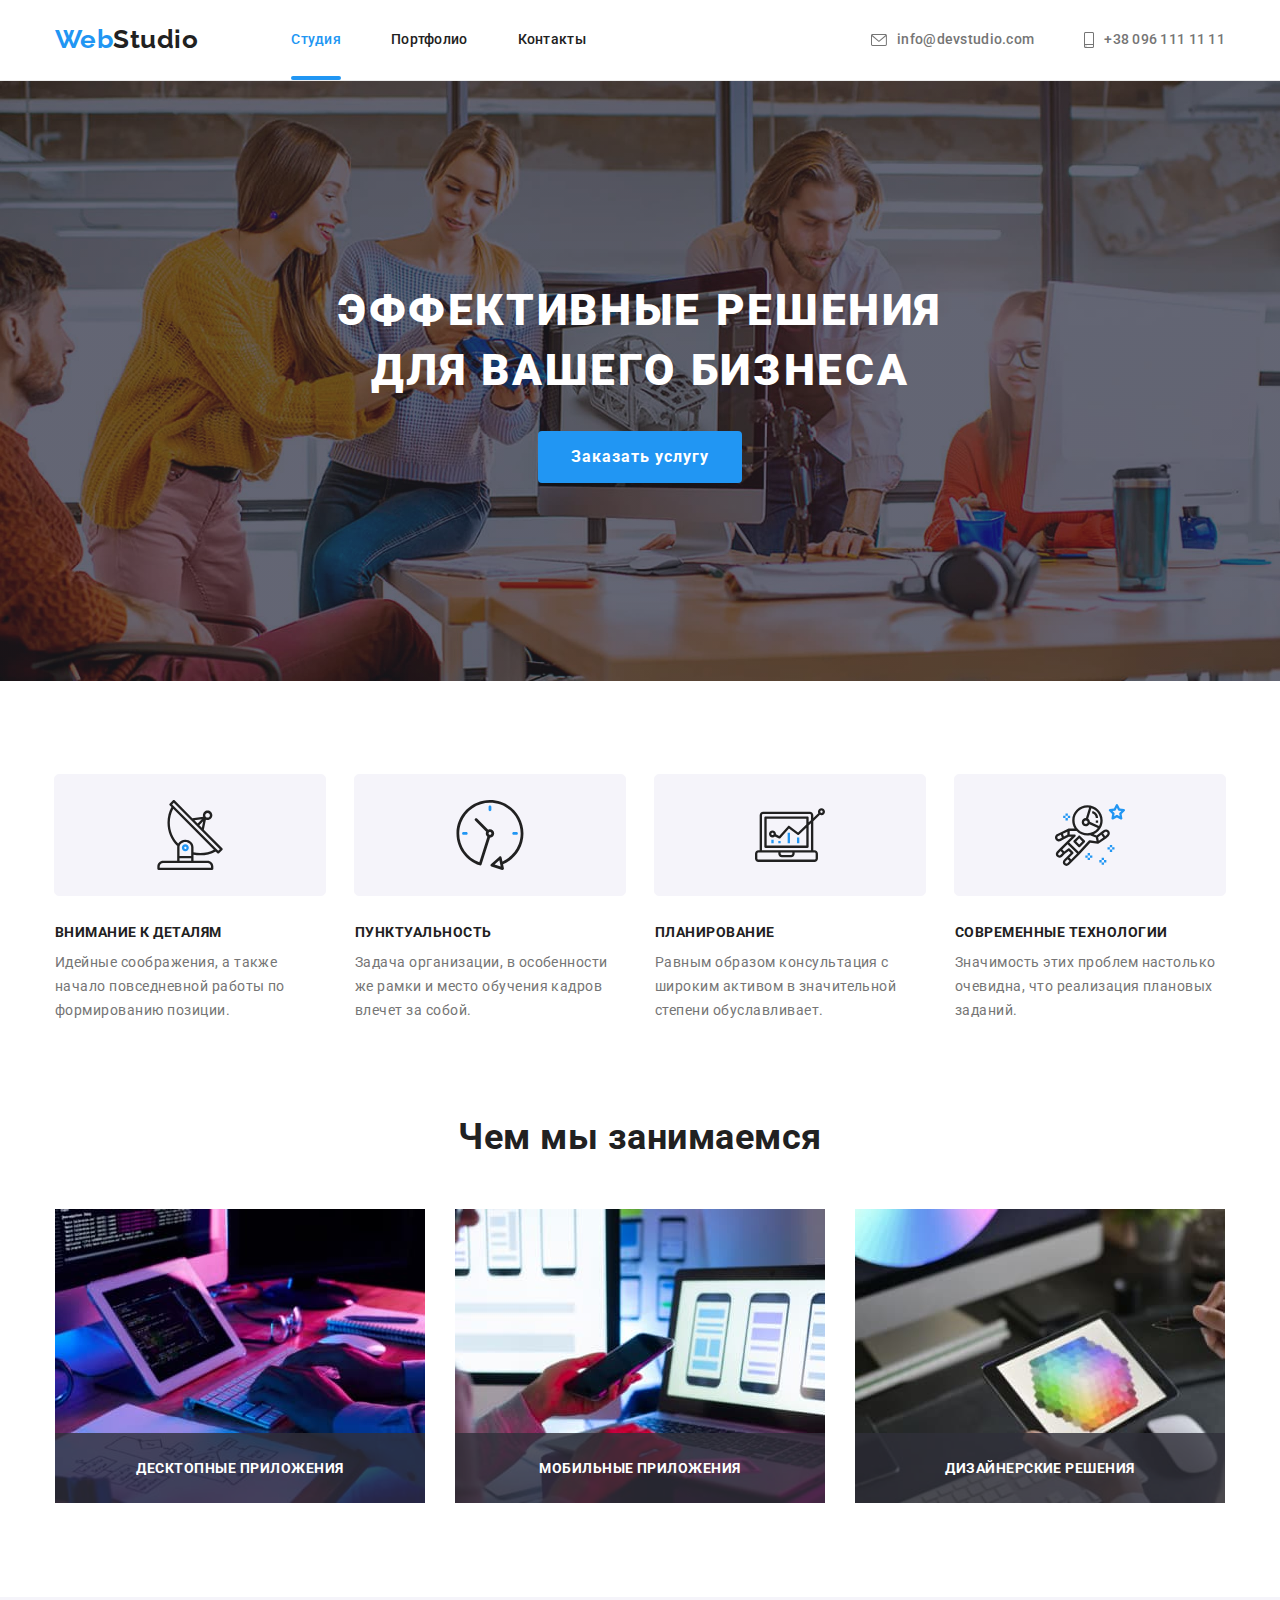
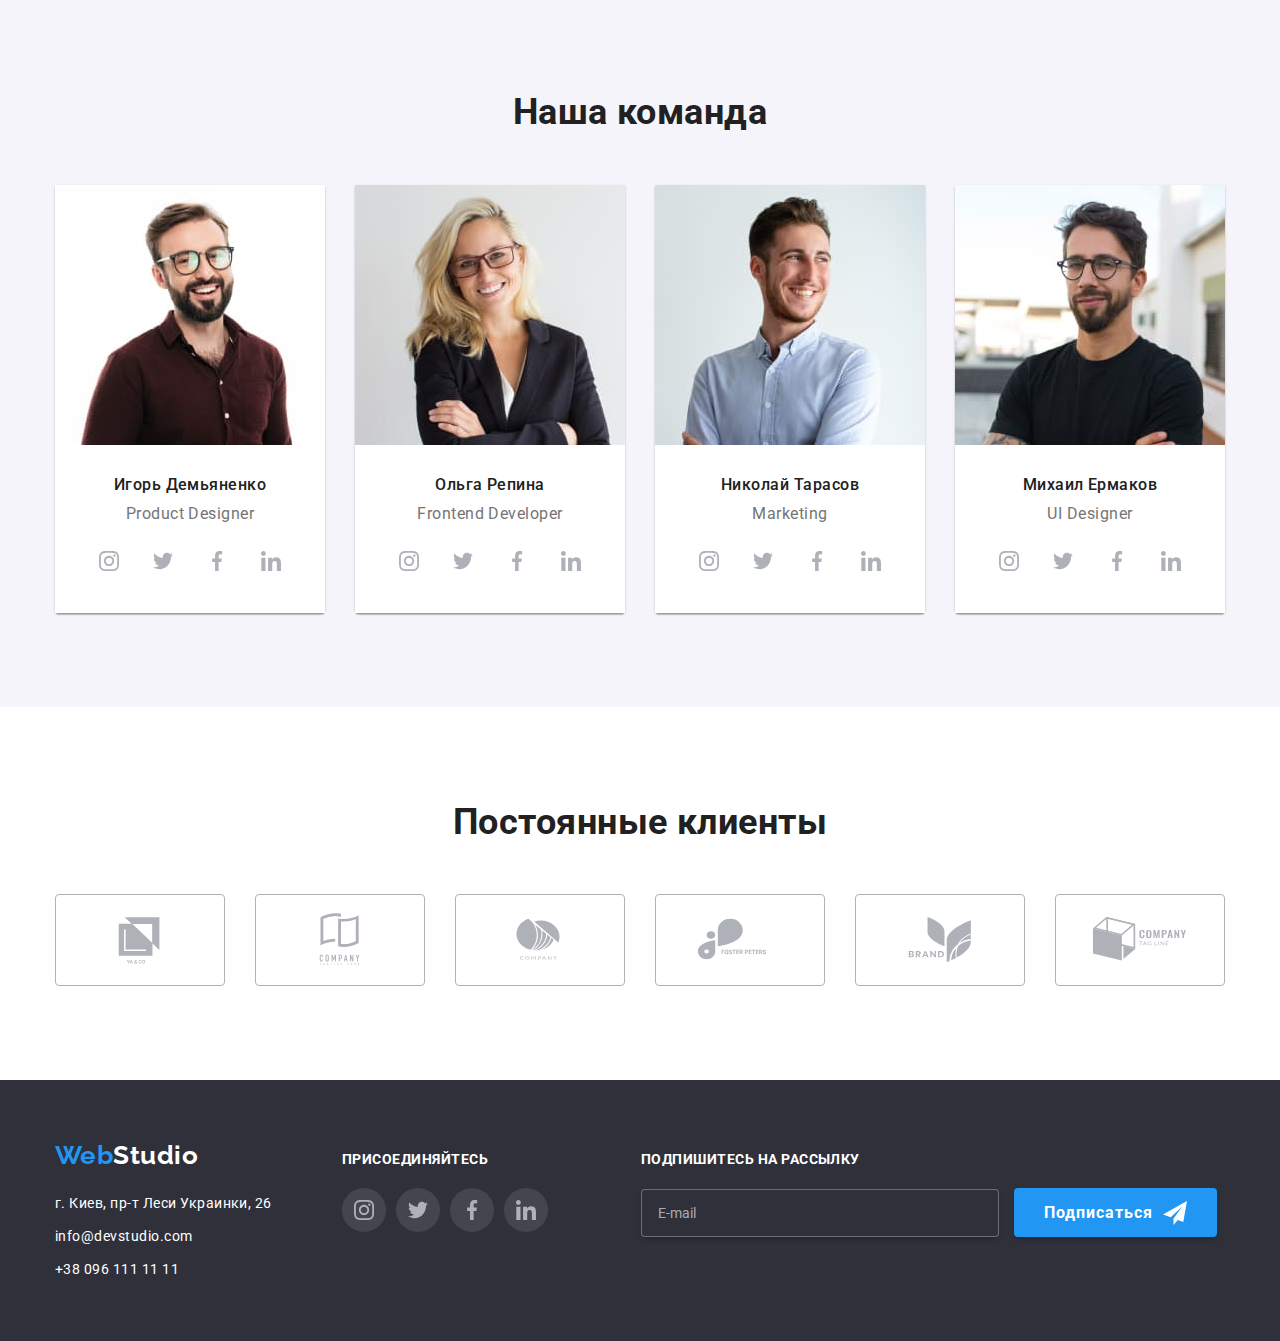
<file: index.html>
<!DOCTYPE html>
<html lang="ru">
    <head>
        <meta charset="UTF-8" />
        <meta name="viewport" content="width=device-width, initial-scale=1.0" />
        <title>Document</title>
        <link rel="preconnect" href="https://fonts.gstatic.com" crossorigin>
        <link href="https://fonts.googleapis.com/css2?family=Raleway:wght@700&family=Roboto:wght@400;500;700;900&display=swap" rel="stylesheet">
        <link rel="stylesheet" href="https://cdnjs.cloudflare.com/ajax/libs/modern-normalize/1.1.0/modern-normalize.min.css">
        <link rel="stylesheet" href="./css/main.min.css"/>
    </head>

    <body>
        <header class="page-header">
            <div class="container page-header__container">
                <nav class="main-nav">
                    <a href="index.html" class="logo">Web<span class="logo__accent">Studio</span></a>
                    <ul class="site-nav list">
                        <li class="site-nav__item"><a href="./index.html" class="site-nav__link site-nav__link--current">Студия</a></li>
                        <li class="site-nav__item"><a href="./portfolio.html" class="site-nav__link">Портфолио</a></li>
                        <li class="site-nav__item"><a href="" class="site-nav__link">Контакты</a></li>
                    </ul>
                </nav>
                <ul class="contact-nav list">
                    <li class="contact-nav__item"><a href="mailto:info@devstudio.com" class="contact-nav__link">
                        <svg class="contact-nav__icon" width="16px" height="12px">
                        <use href="./images/symbol-defs.svg#icon-envelope"></use></svg>info@devstudio.com</a>
                    </li>
                    <li class="contact-nav__item"><a href="tel:+380961111111" class="contact-nav__link"><svg class="contact-nav__icon" width="10px" height="16px">
                        <use href="./images/symbol-defs.svg#icon-smartphone"></use></svg>+38 096 111 11 11</a>
                    </li>
                </ul>      
            </div>
        </header>

        <main>
            <!--Hero-->
            <section class="hero overlay">
                <div class="container">
                    <h1 class="hero__title">Эффективные решения<br> для вашего бизнеса</h1>
                    <button type="button" class="button hero__button" data-modal-open>Заказать услугу</button>
                </div>
                
            </section>

            <!--Features-->            
            <section class="section">
                <div class="container">
                    <h2 class="hidden">Наши преимущества</h2>
                    <ul class="features">
                        <li class="features__item">
                            <div class="features__box">
                                <svg class="features__icon"> 
                                    <use href="./images/symbol-defs.svg#icon-antenna"></use>
                                </svg>
                            </div>
                            <h3 class="features__title">Внимание к деталям</h3>
                            <p class="features__text">Идейные соображения, а также начало повседневной работы по формированию позиции.</p>
                        </li>
                        <li class="features__item">
                            <div class="features__box">
                                <svg class="features__icon">
                                    <use href="./images/symbol-defs.svg#icon-clock"></use>
                                </svg>
                            </div>
                            <h3 class="features__title">Пунктуальность</h3>
                            <p class="features__text">Задача организации, в особенности же рамки и место обучения кадров влечет за собой.</p>
                        </li>
                        <li class="features__item">
                            <div class="features__box">
                                <svg class="features__icon">
                                    <use href="./images/symbol-defs.svg#icon-diagram"></use>
                                </svg>
                            </div>
                            <h3 class="features__title">Планирование</h3>
                            <p class="features__text">Равным образом консультация с широким активом в значительной степени обуславливает.</p>
                        </li>
                        <li class="features__item">
                            <div class="features__box">
                               <svg class="features__icon">
                                 <use href="./images/symbol-defs.svg#icon-astronaut"></use>
                               </svg>
                          </div>
                            <h3 class="features__title">Современные технологии</h3>
                            <p class="features__text">Значимость этих проблем настолько очевидна, что реализация плановых заданий.</p>
                        </li>         
                    </ul>
                </div>
            </section>

            <!--Work-->
            <section class="section section--no-padding-top">
                <div class="container">
                    <h2 class="section__title">Чем мы занимаемся</h2>
                    <ul class="works">
                       <li class="works__item">
                          <div class="wrapper">
                              <img src="./images/img(1).jpg" alt="Печатает на клавиатуре" width="370">
                             <div class="works__box"><p class="works__text">Десктопные приложения</p></div>
                         </div>
                     </li>
                      <li class="works__item">
                          <div class="wrapper">
                            <img src="./images/img(2).jpg" alt="Работает на ноуте" width="370">
                            <div class="works__box"><p class="works__text">Мобильные приложения</p></div>
                          </div>
                     </li>
                      <li class="works__item">
                          <div class="wrapper">
                            <img src="./images/img(3).jpg" alt="Работает на планшете" width="370">
                            <div class="works__box"><p class="works__text">Дизайнерские решения</p></div>
                          </div>
                     </li>
                  </ul>
                </div>
            </section>

            <!--Team-->
            <section class="section section--background">
                <div class="container">
                    <h2 class="section__title">Наша команда</h2>
                <ul class="team">
                    <li class="team__item"><img src="./images/img(ID).jpg" alt="Фото Игорь Демьяненко">
                        <div class="team__box">
                          <h3 class="team__title">Игорь Демьяненко</h3>
                          <p class="team__text">Product Designer</p>
                          <ul class="social-icons">
                              <li class="social-icons__item"><a href="" class="social-icons__link"><svg width="20" height="20"><use href="./images/symbol-defs.svg#icon-instagram"></use></svg></a></li>
                              <li class="social-icons__item"><a href="" class="social-icons__link"><svg width="20" height="20"><use href="./images/symbol-defs.svg#icon-twitter"></use></svg></a></li>
                              <li class="social-icons__item"><a href="" class="social-icons__link"><svg width="20" height="20"><use href="./images/symbol-defs.svg#icon-facebook"></use></svg></a></li>
                              <li class="social-icons__item"><a href="" class="social-icons__link"><svg width="20" height="20"><use href="./images/symbol-defs.svg#icon-linkedin"></use></svg></a></li>
                          </ul>
                        </div>  
                    </li>
                    
                    <li class="team__item"><img src="./images/img(OR).jpg" alt="Фото Ольга Репина">
                        <div class="team__box">
                          <h3 class="team__title">Ольга Репина</h3>
                          <p class="team__text">Frontend Developer</p>
                          <ul class="social-icons">
                            <li class="social-icons__item"><a href="" class="social-icons__link"><svg width="20" height="20"><use href="./images/symbol-defs.svg#icon-instagram"></use></svg></a></li>
                            <li class="social-icons__item"><a href="" class="social-icons__link"><svg width="20" height="20"><use href="./images/symbol-defs.svg#icon-twitter"></use></svg></a></li>
                            <li class="social-icons__item"><a href="" class="social-icons__link"><svg width="20" height="20"><use href="./images/symbol-defs.svg#icon-facebook"></use></svg></a></li>
                            <li class="social-icons__item"><a href="" class="social-icons__link"><svg width="20" height="20"><use href="./images/symbol-defs.svg#icon-linkedin"></use></svg></a></li>
                        </ul>
                        </div>
                    </li>
                    <li class="team__item"><img src="./images/img(NT).jpg" alt="Фото Николай Тарасов">
                        <div class="team__box">
                          <h3 class="team__title">Николай Тарасов</h3>
                          <p class="team__text">Marketing</p>
                          <ul class="social-icons">
                            <li class="social-icons__item"><a href="" class="social-icons__link"><svg width="20" height="20"><use href="./images/symbol-defs.svg#icon-instagram"></use></svg></a></li>
                            <li class="social-icons__item"><a href="" class="social-icons__link"><svg width="20" height="20"><use href="./images/symbol-defs.svg#icon-twitter"></use></svg></a></li>
                            <li class="social-icons__item"><a href="" class="social-icons__link"><svg width="20" height="20"><use href="./images/symbol-defs.svg#icon-facebook"></use></svg></a></li>
                            <li class="social-icons__item"><a href="" class="social-icons__link"><svg width="20" height="20"><use href="./images/symbol-defs.svg#icon-linkedin"></use></svg></a></li>
                        </ul>
                        </div>
                    </li>    
                    <li class="team__item"><img src="./images/img(ME).jpg" alt="Фото Михаил Ермаков">
                        <div class="team__box">
                          <h3 class="team__title">Михаил Ермаков</h3>
                          <p class="team__text">UI Designer</p>
                          <ul class="social-icons">
                            <li class="social-icons__item"><a href="" class="social-icons__link"><svg width="20" height="20"><use href="./images/symbol-defs.svg#icon-instagram"></use></svg></a></li>
                            <li class="social-icons__item"><a href="" class="social-icons__link"><svg width="20" height="20"><use href="./images/symbol-defs.svg#icon-twitter"></use></svg></a></li>
                            <li class="social-icons__item"><a href="" class="social-icons__link"><svg width="20" height="20"><use href="./images/symbol-defs.svg#icon-facebook"></use></svg></a></li>
                            <li class="social-icons__item"><a href="" class="social-icons__link"><svg width="20" height="20"><use href="./images/symbol-defs.svg#icon-linkedin"></use></svg></a></li>
                        </ul>
                        </div>
                    </li>
                </ul>
                </div>
            </section>

            <!--Client-->
            <section class="section">
                <div class="container">
                    <h2 class="section__title">Постоянные клиенты</h2>
                    <ul class="clients">
                        <li class="clients__item">
                            <a href="" class="clients__link"><svg class="clients__icon"><use href="./images/symbol-defs.svg#icon-logo-1"></use></svg></a></li>
                        <li class="clients__item">
                            <a href="" class="clients__link"><svg class="clients__icon"><use href="./images/symbol-defs.svg#icon-logo-2"></use></svg></a></li>
                        <li class="clients__item">
                            <a href="" class="clients__link"><svg class="clients__icon"><use href="./images/symbol-defs.svg#icon-logo-3"></use></svg></a></li>
                        <li class="clients__item">
                            <a href="" class="clients__link"><svg class="clients__icon"><use href="./images/symbol-defs.svg#icon-logo-4"></use></svg></a></li>
                        <li class="clients__item">
                            <a href="" class="clients__link"><svg class="clients__icon"><use href="./images/symbol-defs.svg#icon-logo-5"></use></svg></a></li>
                        <li class="clients__item"> 
                            <a href="" class="clients__link"><svg class="clients__icon"><use href="./images/symbol-defs.svg#icon-logo-6"></use></svg></a></li>
                    </ul>
                </div>
            </section>
        </main>
        
        <footer class="footer">
            <div class="container footer__container"> 
                <div class="footer__contact">
                    <a href="index.html" class="logo footer__logo">Web<span class="footer__logo--accent">Studio</span></a>
                <address>
                    <ul class="footers">
                        <li class="footers__item"><a href="https://www.google.com/maps/" class="link">г. Киев, пр-т Леси Украинки, 26</a></li>
                        <li class="footers__item"><a href="mailto:info@devstudio.com" class="link contact">info@devstudio.com</a></li>
                        <li class="footers__item"><a href="tel:+380961111111" class="link contact">+38 096 111 11 11</a></li>
                    </ul>      
                </address>
                </div>
                <div class="footer-social">
                    <p class="footer-social__title">присоединяйтесь</p>
                    <ul class="social-icons">
                        <li class="social-icons__item"><a href="" class="social-icons__link"><svg width="20" height="20"><use href="./images/symbol-defs.svg#icon-instagram"></use></svg></a></li>
                        <li class="social-icons__item"><a href="" class="social-icons__link"><svg width="20" height="20"><use href="./images/symbol-defs.svg#icon-twitter"></use></svg></a></li>
                        <li class="social-icons__item"><a href="" class="social-icons__link"><svg width="20" height="20"><use href="./images/symbol-defs.svg#icon-facebook"></use></svg></a></li>
                        <li class="social-icons__item"><a href="" class="social-icons__link"><svg width="20" height="20"><use href="./images/symbol-defs.svg#icon-linkedin"></use></svg></a></li>
                    </ul>
                </div> 
                <form class="footer-form-field">
                    <p class="footer-social__title">Подпишитесь на рассылку</p>
                    <label for="mail" class="form-label"></label>
                    <input type="email" name="mail" id="footer-mail" class="footer-form__input" placeholder="E-mail" />
                    <button type="submit" class="submit-button">Подписаться</button>
                </form>
                
            </div>
            <div class="backdrop is-hidden" data-modal>
                <div class="modal">
                    <button class="close-button" data-modal-close><svg width="11" height="11"><use href="./images/symbol-defs.svg#close"></use></svg></button>
                    <form class="form js-speaker-form">
                        <b class="call">Оставьте свои данные, мы вам перезвоним</b>
                        <div class="form-field">
                            <label for="name" class="form-label">Имя</label>
                            <svg class="modal-icon" width="13" height="13"><use href="./images/symbol-defs.svg#icon-name"></use></svg>
                            <input type="text" name="name" id="name" class="form-input" autofocus />
                        </div>
                        
                        <div class="form-field">
                            <label for="tel"  class="form-label">Телефон</label>
                            <input type="tel" name="tel" id="tel" class="form-input" />
                            <svg class="modal-icon" width="13" height="13"><use href="./images/symbol-defs.svg#icon-tel"></use></svg>
                        </div>
                        
                        <div class="form-field">
                            <label for="mail" class="form-label">Почта</label>
                            <svg class="modal-icon" width="15" height="13"><use href="./images/symbol-defs.svg#icon-email"></use></svg>
                            <input type="email" name="mail" id="mail" class="form-input" />
                        </div>

                        <div class="form-field">
                            <label for="comment" class="form-label">Комментарий</label>
                            <textarea name="comment" id="comment" cols="8" rows="8" class="form-input" placeholder="Введите текст"></textarea>
                        </div>
                       
                       <label class="chech" for="policy">
                            <input class="checkbox" type="checkbox" name="policy" id="policy"/>
                            <span class="chech-icon"></span> Соглашаюсь с рассылкой и принимаю <a href="" class="chech-link">Условия договора</a> 
                        </label>

                        <button type="submit" class="modal-button">Отправить</button>            
                   </form>
                </div>
                
            </div>
        </footer>
        <script src="./js/modal.js"></script>
    </body>
</html>
</file>
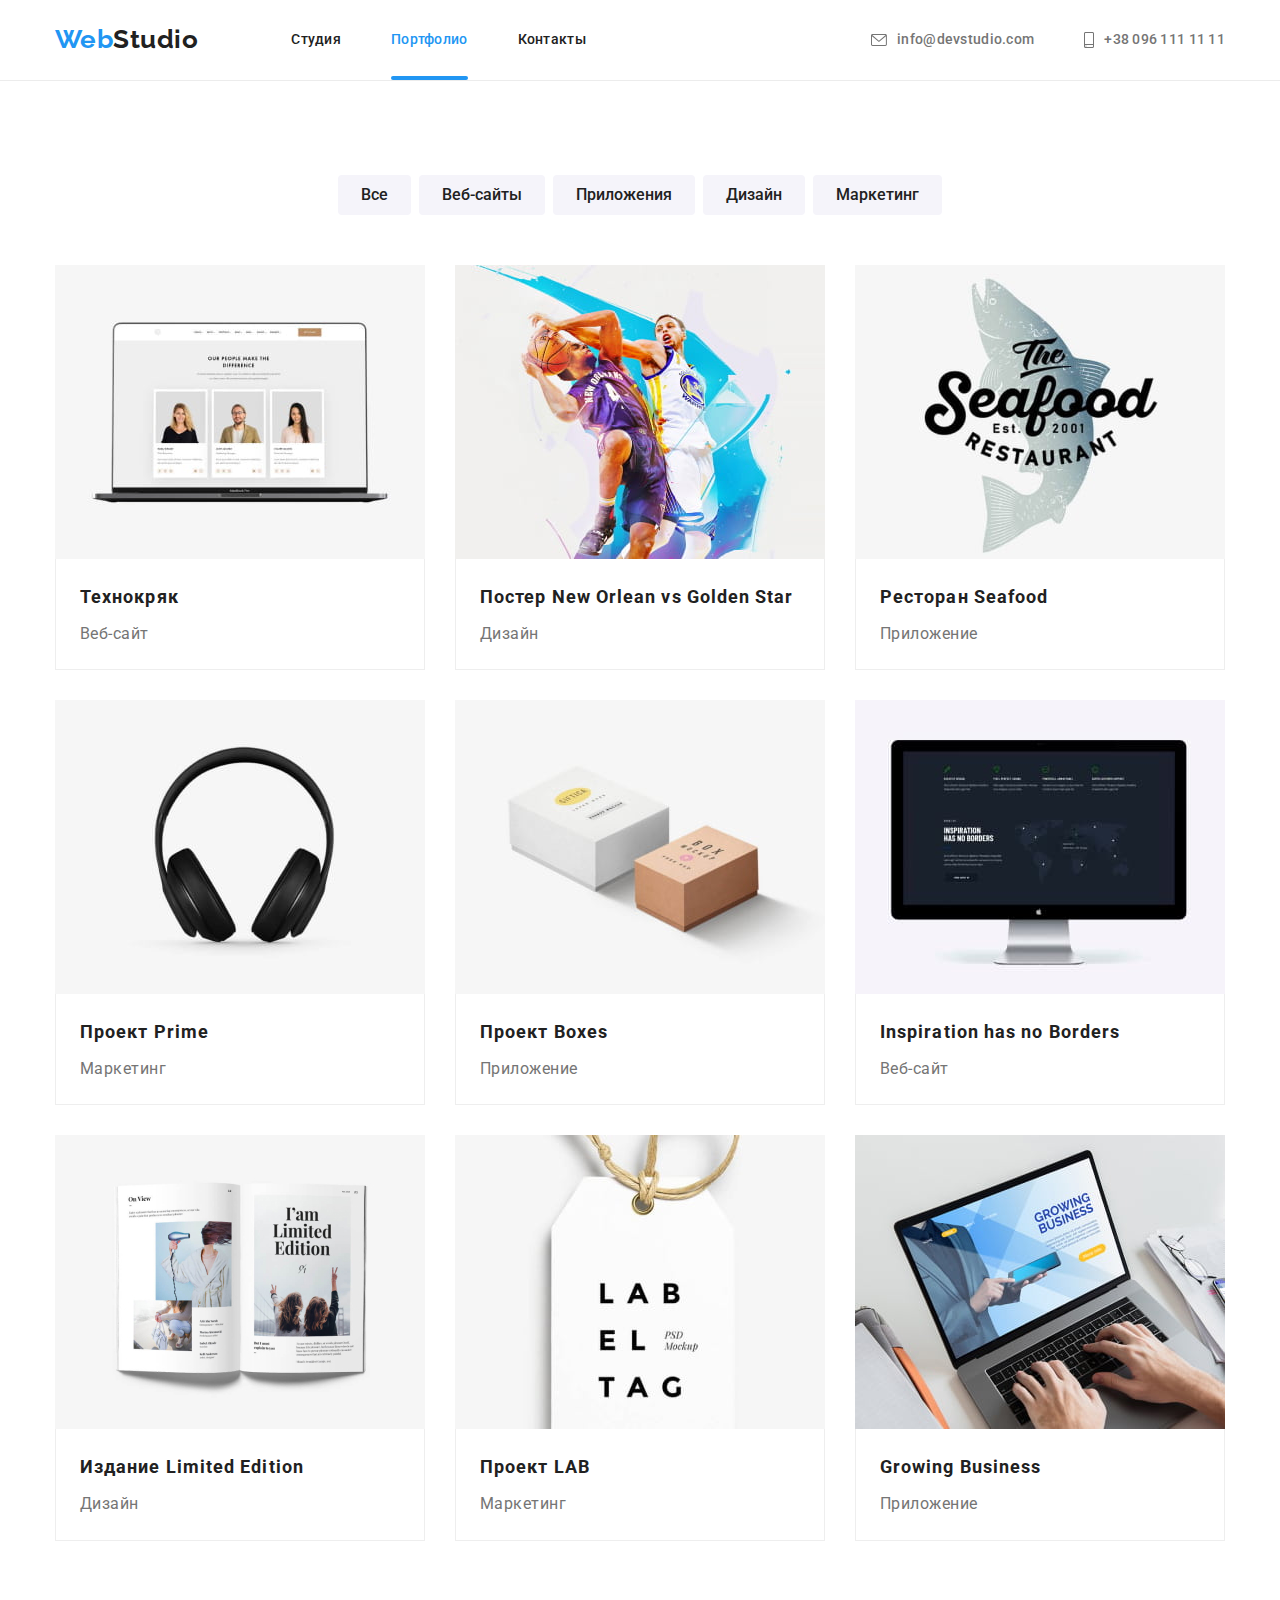
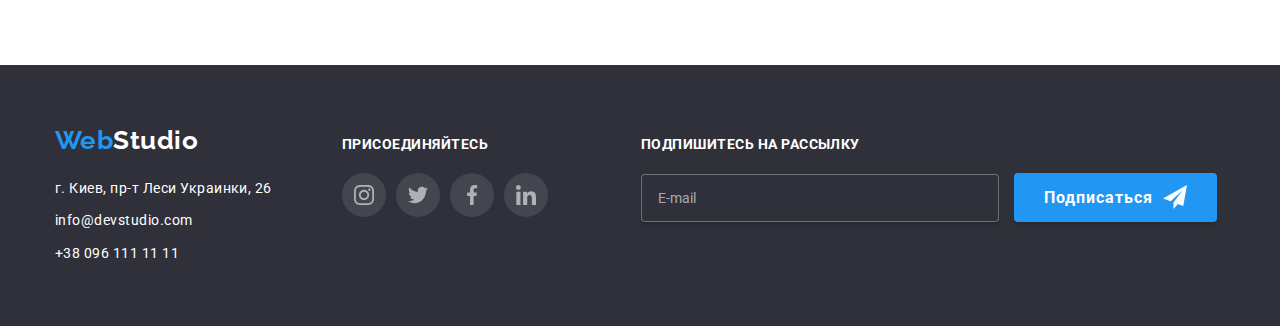
<file: portfolio.html>
<!DOCTYPE html>
<html lang="ru">
    <head>
        <meta charset="UTF-8" />
        <meta name="viewport" content="width=device-width, initial-scale=1.0" />
        <title>Document</title>
        <link rel="preconnect" href="https://fonts.gstatic.com" crossorigin>
        <link href="https://fonts.googleapis.com/css2?family=Raleway:wght@700&family=Roboto:wght@400;500;700;900&display=swap" rel="stylesheet">
        <link rel="stylesheet" href="https://cdnjs.cloudflare.com/ajax/libs/modern-normalize/1.1.0/modern-normalize.min.css">
        <link rel="stylesheet" href="./css/main.min.css"/>
    </head>

    <body>
        <header class="page-header">
            <div class="container page-header__container">
                <nav class="main-nav">
                    <a href="index.html" class="logo">Web<span class="logo__accent">Studio</span></a>
                    <ul class="site-nav list">
                        <li class="site-nav__item"><a href="./index.html" class="site-nav__link site-nav__link">Студия</a></li>
                        <li class="site-nav__item"><a href="./portfolio.html" class="site-nav__link site-nav__link--current">Портфолио</a></li>
                        <li class="site-nav__item"><a href="" class="site-nav__link">Контакты</a></li>
                    </ul>
                </nav>
                <ul class="contact-nav list">
                    <li class="contact-nav__item"><a href="mailto:info@devstudio.com" class="contact-nav__link">
                        <svg class="contact-nav__icon" width="16px" height="12px">
                        <use href="./images/symbol-defs.svg#icon-envelope"></use></svg>info@devstudio.com</a>
                    </li>
                    <li class="contact-nav__item"><a href="tel:+380961111111" class="contact-nav__link"><svg class="contact-nav__icon" width="10px" height="16px">
                        <use href="./images/symbol-defs.svg#icon-smartphone"></use></svg>+38 096 111 11 11</a>
                    </li>
                </ul>      
            </div>
        </header>

        <main>
            <section class="section">
                <div class="container">
                    <h1 class="hidden">Наши работы</h1>
                        <ul class="filter">
                            <li class="filter__item"><button type="button" class="button filter__button">Все</button></li>
                            <li class="filter__item"><button type="button" class="button filter__button">Веб-сайты</button></li>
                            <li class="filter__item"><button type="button" class="button filter__button">Приложения</button></li>
                            <li class="filter__item"><button type="button" class="button filter__button">Дизайн</button></li>
                            <li class="filter__item"><button type="button" class="button filter__button">Маркетинг</button></li>
                        </ul>
                        <ul class="portfolio">
                            <li class="portfolio__item">
                                <a href="" class="portfolio__link">
                                    <div class="wrapper">
                                        <img src="./images/веб-сайт.jpg" alt="Веб-сайт" width="370">
                                        <div class="portfolio__overlay">
                                            <p class="portfolio__overlay-text">Технокряк это современная площадка распространения коронавируса. 
                                               Компании используют эту платформу для цифрового шпионажа и атак 
                                               на защищённые сервера конкурентов.
                                            </p>
                                        </div>
                                    </div>
                                     <div class="portfolio__thumb">
                                        <h2 class="portfolio__title">Технокряк</h2>
                                        <p class="portfolio__text">Веб-сайт</p>
                                    </div>
                              </a>  
                            </li>
                            <li class="portfolio__item">
                                <a href="" class="portfolio__link">
                                  <div class="wrapper">
                                     <img src="./images/дизайн.jpg" alt="Дизайн" width="370">
                                        <div class="portfolio__overlay">
                                            <p class="portfolio__overlay-text">Технокряк это современная площадка распространения коронавируса. 
                                                Компании используют эту платформу для цифрового шпионажа и атак 
                                                на защищённые сервера конкурентов.
                                            </p>
                                        </div>
                                  </div>
                                 <div class="portfolio__thumb">
                                     <h2 class="portfolio__title">Постер New Orlean vs Golden Star</h2>
                                     <p class="portfolio__text">Дизайн</p>
                                </div>
                                </a>
                                
                            </li>
                            <li class="portfolio__item">
                               <a href="" class="portfolio__link">
                                    <div class="wrapper">
                                        <img src="./images/приложение.jpg" alt="Приложение" width="370">
                                        <div class="portfolio__overlay">
                                            <p class="portfolio__overlay-text">Технокряк это современная площадка распространения коронавируса. 
                                            Компании используют эту платформу для цифрового шпионажа и атак 
                                            на защищённые сервера конкурентов.</p>
                                       </div>
                                 </div>
                                <div class="portfolio__thumb">
                                    <h2 class="portfolio__title">Ресторан Seafood</h2>
                                    <p class="portfolio__text">Приложение</p>
                                </div>
                              </a>
                            </li>
                            <li class="portfolio__item">
                                <a href="" class="portfolio__link">
                                    <div class="wrapper">
                                        <img src="./images/маркетинг.jpg" alt="Маркетингайт" width="370">
                                        <div class="portfolio__overlay">
                                            <p class="portfolio__overlay-text">Технокряк это современная площадка распространения коронавируса. 
                                            Компании используют эту платформу для цифрового шпионажа и атак 
                                            на защищённые сервера конкурентов.</p>
                                       </div>
                                    </div>
                                    <div class="portfolio__thumb">
                                        <h2 class="portfolio__title">Проект Prime</h2>
                                        <p class="portfolio__text">Маркетинг</p>
                                    </div>
                              </a> 
                            </li>
                            <li class="portfolio__item">
                                <a href="" class="portfolio__link">
                                    <div class="wrapper">
                                        <img src="./images/приложение1.jpg" alt="Приложение" width="370">
                                        <div class="portfolio__overlay">
                                            <p class="portfolio__overlay-text">Технокряк это современная площадка распространения коронавируса. 
                                                Компании используют эту платформу для цифрового шпионажа и атак 
                                                на защищённые сервера конкурентов.</p>
                                        </div>
                                    </div>
                                    <div class="portfolio__thumb">
                                        <h2 class="portfolio__title">Проект Boxes</h2>
                                        <p class="portfolio__text">Приложение</p>
                                    </div>
                                </a>
                            </li>
                            <li class="portfolio__item">
                                <a href="" class="portfolio__link">
                                    <div class="wrapper">
                                        <img src="./images/веб-сайт1.jpg" alt="Веб-сайт" width="370">
                                        <div class="portfolio__overlay">
                                            <p class="portfolio__overlay-text">Технокряк это современная площадка распространения коронавируса. 
                                            Компании используют эту платформу для цифрового шпионажа и атак 
                                            на защищённые сервера конкурентов.</p>
                                       </div>
                                    </div>
                                    <div class="portfolio__thumb">
                                        <h2 class="portfolio__title">Inspiration has no Borders</h2>
                                        <p class="portfolio__text">Веб-сайт</p>
                                    </div>
                                </a>
                            </li>
                            <li class="portfolio__item">
                                <a href="" class="portfolio__link">
                                    <div class="wrapper">
                                        <img src="./images/дизайн1.jpg" alt="Дизайн" width="370">
                                        <div class="portfolio__overlay">
                                            <p class="portfolio__overlay-text">Технокряк это современная площадка распространения коронавируса. 
                                            Компании используют эту платформу для цифрового шпионажа и атак 
                                            на защищённые сервера конкурентов.</p>
                                       </div>
                                    </div>
                                    <div class="portfolio__thumb">
                                        <h2 class="portfolio__title">Издание Limited Edition</h2>
                                        <p class="portfolio__text">Дизайн</p>
                                    </div>
                                </a>
                            </li>
                            <li class="portfolio__item">
                                <a href="" class="portfolio__link">
                                    <div class="wrapper">
                                        <img src="./images/маркетинг1.jpg" alt="Маркетинг" width="370">
                                        <div class="portfolio__overlay">
                                            <p class="portfolio__overlay-text">Технокряк это современная площадка распространения коронавируса. 
                                            Компании используют эту платформу для цифрового шпионажа и атак 
                                            на защищённые сервера конкурентов.</p>
                                        </div>
                                    </div>
                                    <div class="portfolio__thumb">
                                        <h2 class="portfolio__title">Проект LAB</h2>
                                        <p class="portfolio__text">Маркетинг</p>
                                    </div>
                               </a>
                            </li>
                            <li class="portfolio__item">                                                                                                                                                                         
                                <a href="" class="portfolio__link">
                                    <div class="wrapper">
                                        <img src="./images/приложение2.jpg" alt="Приложение" width="370">
                                        <div class="portfolio__overlay">
                                            <p class="portfolio__overlay-text">Технокряк это современная площадка распространения коронавируса. 
                                            Компании используют эту платформу для цифрового шпионажа и атак 
                                            на защищённые сервера конкурентов.</p>
                                       </div>
                                    </div>
                                    <div class="portfolio__thumb">
                                        <h2 class="portfolio__title">Growing Business</h2>
                                        <p class="portfolio__text">Приложение</p>
                                   </div>
                                </a>
                            </li>
                        </ul>
                </div>
            </section>
        </main>
        
        <footer class="footer">
            <div class="container footer__container"> 
                <div class="footer__contact">
                    <a href="index.html" class="logo footer__logo">Web<span class="footer__logo--accent">Studio</span></a>
                <address>
                    <ul class="footers">
                        <li class="footers__item"><a href="https://www.google.com/maps/" class="link">г. Киев, пр-т Леси Украинки, 26</a></li>
                        <li class="footers__item"><a href="mailto:info@devstudio.com" class="link contact">info@devstudio.com</a></li>
                        <li class="footers__item"><a href="tel:+380961111111" class="link contact">+38 096 111 11 11</a></li>
                    </ul>      
                </address>
                </div>
                <div class="footer-social">
                    <p class="footer-social__title">присоединяйтесь</p>
                    <ul class="social-icons">
                        <li class="social-icons__item"><a href="" class="social-icons__link"><svg width="20" height="20"><use href="./images/symbol-defs.svg#icon-instagram"></use></svg></a></li>
                        <li class="social-icons__item"><a href="" class="social-icons__link"><svg width="20" height="20"><use href="./images/symbol-defs.svg#icon-twitter"></use></svg></a></li>
                        <li class="social-icons__item"><a href="" class="social-icons__link"><svg width="20" height="20"><use href="./images/symbol-defs.svg#icon-facebook"></use></svg></a></li>
                        <li class="social-icons__item"><a href="" class="social-icons__link"><svg width="20" height="20"><use href="./images/symbol-defs.svg#icon-linkedin"></use></svg></a></li>
                    </ul>
                </div>
                <form class="footer-form-field">
                    <p class="footer-social__title">Подпишитесь на рассылку</p>
                    <label for="mail" class="form-label"></label>
                    <input type="email" name="mail" id="footer-mail" class="footer-form__input" placeholder="E-mail" />
                    <button type="submit" class="submit-button">Подписаться</button>
                </form>
                
            </div>
        </footer>
    </body>
</html>
</file>
<file: css/main.min.css>
:root{--primary-background-color: #FFFFFF;--title-text-color: #212121;--accent-color: #2196F3;--background-hover-color: #188CE8;--text-color: #757575;--text-button-color: #FFFFFF;--background-button-color: #F5F4FA;--background-fon-color: #2F303A;--fill-icon-color: #afb1b8;--cubic-bezier: cubic-bezier(0.4, 0, 0.2, 1)}body{font-family:Roboto, sans-serif;letter-spacing:0.03em;background-color:var(--primary-background-color);color:var(--text-color)}ul{padding:0px;margin:0px;list-style:none}.logo__accent{color:var(--title-text-color)}.hidden{width:1px;height:1px;overflow:hidden;opacity:0;margin-top:-1px;margin-bottom:0}.container{width:1200px;margin-left:auto;margin-right:auto;padding:0 15px}.page-header__container{display:-webkit-box;display:-webkit-flex;display:-ms-flexbox;display:flex;-webkit-box-align:center;-webkit-align-items:center;-ms-flex-align:center;align-items:center}.page-header{border-bottom:1px solid #ECECEC}.main-nav{display:-webkit-box;display:-webkit-flex;display:-ms-flexbox;display:flex;-webkit-box-align:center;-webkit-align-items:center;-ms-flex-align:center;align-items:center}.logo{margin-right:93px;color:var(--accent-color);font-family:Raleway, sans-serif;font-weight:700;font-size:26px;line-height:1.2;text-decoration:none}.site-nav{display:-webkit-box;display:-webkit-flex;display:-ms-flexbox;display:flex}.site-nav .site-nav__item+.site-nav__item{margin-left:50px}.site-nav__link{display:block;padding:32px 0;color:var(--title-text-color);font-weight:500;font-size:14px;line-height:1.14;letter-spacing:0.02em;text-decoration:none;-webkit-transition:color 250ms cubic-bezier(0.4, 0, 0.2, 1);-o-transition:color 250ms cubic-bezier(0.4, 0, 0.2, 1);transition:color 250ms cubic-bezier(0.4, 0, 0.2, 1)}.site-nav__link:hover,.site-nav__link:focus{color:var(--accent-color)}.site-nav__link--current{color:var(--accent-color);position:relative}.site-nav__link--current::after{position:absolute;left:0;bottom:0;content:'';display:block;width:100%;height:4px;-webkit-border-radius:2px;border-radius:2px;background-color:var(--accent-color)}.contact-nav{display:-webkit-box;display:-webkit-flex;display:-ms-flexbox;display:flex;margin-left:auto}.contact-nav .contact-nav__item+.contact-nav__item{margin-left:50px}.contact-nav__link{display:-webkit-box;display:-webkit-flex;display:-ms-flexbox;display:flex;-webkit-box-align:center;-webkit-align-items:center;-ms-flex-align:center;align-items:center;color:var(--text-color);font-weight:500;font-size:14px;line-height:1.14;letter-spacing:0.02em;text-decoration:none;-webkit-transition:color 250ms cubic-bezier(0.4, 0, 0.2, 1);-o-transition:color 250ms cubic-bezier(0.4, 0, 0.2, 1);transition:color 250ms cubic-bezier(0.4, 0, 0.2, 1)}.contact-nav__link:hover,.contact-nav__link:focus{color:var(--accent-color)}.contact-nav__icon{fill:currentColor;margin-right:10px}.section{padding-top:94px;padding-bottom:94px}.section__title{margin-top:0px;margin-bottom:0px;margin-bottom:50px;color:var(--title-text-color);font-weight:700;font-size:36px;line-height:1.2;text-align:center}.section--background{background-color:#F5F4FA;padding:94px 0}.section--no-padding-top{padding-top:0;padding-bottom:94px}.hero{padding:200px 0;text-align:center;background-color:var(--background-fon-color)}.hero__title{margin-top:0px;margin-bottom:30px;color:#FFFFFF;font-weight:900;font-size:44px;line-height:1.36;letter-spacing:0.06em;text-transform:uppercase}.overlay{max-width:1600px;height:600px;margin-left:auto;margin-right:auto;background-image:-webkit-gradient(linear, left top, left bottom, from(rgba(47,48,58,0.4)), to(rgba(47,48,58,0.4))),url("../images/overlay.jpg");background-image:-webkit-linear-gradient(rgba(47,48,58,0.4), rgba(47,48,58,0.4)),url("../images/overlay.jpg");background-image:-o-linear-gradient(rgba(47,48,58,0.4), rgba(47,48,58,0.4)),url("../images/overlay.jpg");background-image:linear-gradient(rgba(47,48,58,0.4), rgba(47,48,58,0.4)),url("../images/overlay.jpg");background-repeat:no-repeat;background-position:center;-webkit-background-size:cover;background-size:cover}.features{display:-webkit-box;display:-webkit-flex;display:-ms-flexbox;display:flex}.features .features__item{width:270px;margin-right:30px}.features .features__item:nth-child(4){margin-right:0}.features__title{margin-top:0px;margin-bottom:10px;font-weight:700;font-size:14px;line-height:1.14;text-transform:uppercase;color:var(--title-text-color)}.features__text{margin-top:0;margin-bottom:0;color:var(--text-color);font-size:14px;line-height:1.7}.features__box{background-color:#F5F4FA;height:120px;-webkit-border-radius:4px;border-radius:4px;outline:1px solid #F5F4FA;margin-bottom:30px;display:-webkit-box;display:-webkit-flex;display:-ms-flexbox;display:flex;-webkit-box-align:center;-webkit-align-items:center;-ms-flex-align:center;align-items:center;-webkit-box-pack:center;-webkit-justify-content:center;-ms-flex-pack:center;justify-content:center}.features__icon{width:70px;height:70px}.section--no-padding-top{padding-top:0;padding-bottom:94px}.works{display:-webkit-box;display:-webkit-flex;display:-ms-flexbox;display:flex}.works .works__item{width:370px;margin-right:30px}.works .works__item:nth-child(3){margin-right:0}img{display:block;max-width:100%;height:auto}.wrapper{position:relative;overflow:hidden}.works__box{position:absolute;bottom:0;left:0;display:-webkit-box;display:-webkit-flex;display:-ms-flexbox;display:flex;-webkit-box-align:center;-webkit-align-items:center;-ms-flex-align:center;align-items:center;-webkit-box-pack:center;-webkit-justify-content:center;-ms-flex-pack:center;justify-content:center;width:370px;height:70px;background:rgba(47,48,58,0.8)}.works__text{font-weight:700;font-size:14px;line-height:1.14;text-align:center;text-transform:uppercase;color:#FFFFFF;margin:0}.team{display:-webkit-box;display:-webkit-flex;display:-ms-flexbox;display:flex}.team .team__item{display:inline-block;width:270px;margin-right:30px;-webkit-box-shadow:0px 1px 3px rgba(0,0,0,0.12),0px 1px 1px rgba(0,0,0,0.14),0px 2px 1px rgba(0,0,0,0.2);box-shadow:0px 1px 3px rgba(0,0,0,0.12),0px 1px 1px rgba(0,0,0,0.14),0px 2px 1px rgba(0,0,0,0.2);-webkit-border-radius:0px 0px 4px 4px;border-radius:0px 0px 4px 4px}.team .team__item:nth-child(4){margin-right:0}.team__box{padding:30px 0;background-color:var(--primary-background-color)}.team__title{margin-top:0;margin-bottom:0;margin-bottom:10px;text-align:center;color:var(--title-text-color);font-weight:500;font-size:16px;line-height:1.2}.team__text{margin-top:0;margin-bottom:0;color:var(--text-color);text-align:center;font-size:16px;line-height:1.2;margin-bottom:16px}.social-icons{display:-webkit-box;display:-webkit-flex;display:-ms-flexbox;display:flex;padding:0;-webkit-box-align:center;-webkit-align-items:center;-ms-flex-align:center;align-items:center;-webkit-box-pack:center;-webkit-justify-content:center;-ms-flex-pack:center;justify-content:center}.social-icons__item{width:44px;height:44px;margin-right:10px}.social-icons__item:nth-child(4){margin-right:0}.social-icons__link{display:-webkit-box;display:-webkit-flex;display:-ms-flexbox;display:flex;-webkit-box-align:center;-webkit-align-items:center;-ms-flex-align:center;align-items:center;-webkit-box-pack:center;-webkit-justify-content:center;-ms-flex-pack:center;justify-content:center;width:100%;height:100%;-webkit-border-radius:50%;border-radius:50%;fill:var(--fill-icon-color);-webkit-transition:color 250ms cubic-bezier(0.4, 0, 0.2, 1),background-color 250ms cubic-bezier(0.4, 0, 0.2, 1);-o-transition:color 250ms cubic-bezier(0.4, 0, 0.2, 1),background-color 250ms cubic-bezier(0.4, 0, 0.2, 1);transition:color 250ms cubic-bezier(0.4, 0, 0.2, 1),background-color 250ms cubic-bezier(0.4, 0, 0.2, 1)}.social-icons__link:hover,.social-icons__link:focus{fill:var(--text-button-color);background-color:var(--accent-color)}.clients{display:-webkit-box;display:-webkit-flex;display:-ms-flexbox;display:flex}.clients .clients__item{margin-right:30px;width:170px;height:92px}.clients .clients__item:nth-child(6){margin-right:0}.clients__link{display:-webkit-box;display:-webkit-flex;display:-ms-flexbox;display:flex;border:1px solid #AFB1B8;width:100%;height:100%;-webkit-border-radius:4px;border-radius:4px;-webkit-box-align:center;-webkit-align-items:center;-ms-flex-align:center;align-items:center;-webkit-box-pack:center;-webkit-justify-content:center;-ms-flex-pack:center;justify-content:center;fill:var(--fill-icon-color);-webkit-transition:border 250ms cubic-bezier(0.4, 0, 0.2, 1),fill 250ms cubic-bezier(0.4, 0, 0.2, 1);-o-transition:border 250ms cubic-bezier(0.4, 0, 0.2, 1),fill 250ms cubic-bezier(0.4, 0, 0.2, 1);transition:border 250ms cubic-bezier(0.4, 0, 0.2, 1),fill 250ms cubic-bezier(0.4, 0, 0.2, 1)}.clients__link:hover,.clients__link:focus{fill:var(--accent-color);border-color:var(--accent-color)}.clients__icon{width:106px;height:60px}.button{display:inline-block;-webkit-border-radius:4px;border-radius:4px;text-align:center;border:1px solid transparent;background-color:var(--accent-color);color:var(--text-button-color);font-family:inherit;cursor:pointer;-webkit-transition:color 250ms cubic-bezier(0.4, 0, 0.2, 1),background-color 250ms cubic-bezier(0.4, 0, 0.2, 1),-webkit-box-shadow 250ms cubic-bezier(0.4, 0, 0.2, 1);transition:color 250ms cubic-bezier(0.4, 0, 0.2, 1),background-color 250ms cubic-bezier(0.4, 0, 0.2, 1),-webkit-box-shadow 250ms cubic-bezier(0.4, 0, 0.2, 1);-o-transition:color 250ms cubic-bezier(0.4, 0, 0.2, 1),background-color 250ms cubic-bezier(0.4, 0, 0.2, 1),box-shadow 250ms cubic-bezier(0.4, 0, 0.2, 1);transition:color 250ms cubic-bezier(0.4, 0, 0.2, 1),background-color 250ms cubic-bezier(0.4, 0, 0.2, 1),box-shadow 250ms cubic-bezier(0.4, 0, 0.2, 1);transition:color 250ms cubic-bezier(0.4, 0, 0.2, 1),background-color 250ms cubic-bezier(0.4, 0, 0.2, 1),box-shadow 250ms cubic-bezier(0.4, 0, 0.2, 1),-webkit-box-shadow 250ms cubic-bezier(0.4, 0, 0.2, 1)}.hero__button{background-color:var(--accent-color);color:var(--text-button-color);-webkit-border-radius:4px;border-radius:4px}.filter__button{background-color:var(--background-button-color);color:var(--title-text-color)}.hero .button{min-width:200px;padding:10px 32px;background-color:var(--accent-color);color:var(--text-button-color);font-weight:700;font-size:16px;line-height:1.9;letter-spacing:0.06em}.hero .button:hover,.hero .button:focus{background-color:var(--background-hover-color);color:var(--text-button-color)}.submit-button,.modal-button{min-width:200px;padding:10px 29px;border:1px solid transparent;background-color:var(--accent-color);color:var(--text-button-color);font-weight:700;font-size:16px;line-height:1.7;letter-spacing:0.06em;-webkit-border-radius:4px;border-radius:4px;-webkit-box-shadow:0px 4px 4px rgba(0,0,0,0.15);box-shadow:0px 4px 4px rgba(0,0,0,0.15);cursor:pointer;-webkit-transition:color 250ms cubic-bezier(0.4, 0, 0.2, 1),background-color 250ms cubic-bezier(0.4, 0, 0.2, 1),-webkit-box-shadow 250ms cubic-bezier(0.4, 0, 0.2, 1);transition:color 250ms cubic-bezier(0.4, 0, 0.2, 1),background-color 250ms cubic-bezier(0.4, 0, 0.2, 1),-webkit-box-shadow 250ms cubic-bezier(0.4, 0, 0.2, 1);-o-transition:color 250ms cubic-bezier(0.4, 0, 0.2, 1),background-color 250ms cubic-bezier(0.4, 0, 0.2, 1),box-shadow 250ms cubic-bezier(0.4, 0, 0.2, 1);transition:color 250ms cubic-bezier(0.4, 0, 0.2, 1),background-color 250ms cubic-bezier(0.4, 0, 0.2, 1),box-shadow 250ms cubic-bezier(0.4, 0, 0.2, 1);transition:color 250ms cubic-bezier(0.4, 0, 0.2, 1),background-color 250ms cubic-bezier(0.4, 0, 0.2, 1),box-shadow 250ms cubic-bezier(0.4, 0, 0.2, 1),-webkit-box-shadow 250ms cubic-bezier(0.4, 0, 0.2, 1)}.button{padding:6px 22px;min-width:73px;font-weight:500;font-size:16px;line-height:1.6}.filter .button:hover,.filter .button:focus{background-color:var(--accent-color);color:var(--text-button-color);-webkit-box-shadow:0px 3px 1px rgba(0,0,0,0.1),0px 1px 2px rgba(0,0,0,0.08),0px 2px 2px rgba(0,0,0,0.12);box-shadow:0px 3px 1px rgba(0,0,0,0.1),0px 1px 2px rgba(0,0,0,0.08),0px 2px 2px rgba(0,0,0,0.12)}.filter__item+.filter__item{margin-left:8px}.filter{display:-webkit-box;display:-webkit-flex;display:-ms-flexbox;display:flex;-webkit-box-pack:center;-webkit-justify-content:center;-ms-flex-pack:center;justify-content:center;margin-bottom:50px}.submit-button{display:-webkit-inline-box;display:-webkit-inline-flex;display:-ms-inline-flexbox;display:inline-flex;-webkit-box-align:center;-webkit-align-items:center;-ms-flex-align:center;align-items:center}.submit-button::after{content:'';width:24px;height:24px;background-image:url("../images/icons.svg/mecedj.svg");-webkit-background-size:contain;background-size:contain;margin-left:10px}.submit-button:hover,.submit-button:focus{background-color:var(--background-hover-color);color:var(--text-button-color)}.footer__container{display:-webkit-box;display:-webkit-flex;display:-ms-flexbox;display:flex;-webkit-box-align:baseline;-webkit-align-items:baseline;-ms-flex-align:baseline;align-items:baseline}.footer{padding-top:60px;padding-bottom:60px;background-color:var(--background-fon-color);color:var(--text-button-color);font-size:14px;line-height:1.7}.footer__logo{margin-right:0}address{margin-top:20px}.footers .link{display:block;color:var(--text-button-color);font-style:normal;font-size:14px;line-height:1.7;text-decoration:none;-webkit-transition:color 250ms cubic-bezier(0.4, 0, 0.2, 1);-o-transition:color 250ms cubic-bezier(0.4, 0, 0.2, 1);transition:color 250ms cubic-bezier(0.4, 0, 0.2, 1)}.footers .link:hover,.footers .link:focus{color:var(--accent-color)}.footers__item:not(:last-child){margin-bottom:9px}.footer__logo--accent{color:var(--text-button-color)}.footer__contact{font-size:14px;line-height:1.7;color:rgba(255,255,255,0.6);-webkit-box-flex:id;-webkit-flex-grow:id;-ms-flex-positive:id;flex-grow:id;margin-right:70px}.footer-social{margin-right:93px}.footer-social__title{margin-top:0;margin-bottom:0;font-weight:700;font-size:14px;line-height:1.14;text-transform:uppercase;margin-bottom:20px}.social-icons__link{background-color:rgba(255,255,255,0.1)}.footer-form__input{width:358px;margin:0;padding:15px 16px;background-color:var(--background-fon-color);border:1px solid rgba(255,255,255,0.3);-webkit-border-radius:4px;border-radius:4px;-webkit-box-shadow:0px 4px 4px rgba(0,0,0,0.15);box-shadow:0px 4px 4px rgba(0,0,0,0.15);margin-right:12px}.footer-form__input::-webkit-input-placeholder{color:rgba(255,255,255,0.6)}.footer-form__input:-ms-input-placeholder{color:rgba(255,255,255,0.6)}.footer-form__input::-ms-input-placeholder{color:rgba(255,255,255,0.6)}.footer-form__input::placeholder{color:rgba(255,255,255,0.6)}.submit-button,.modal-button{min-width:200px;padding:10px 29px;border:1px solid transparent;background-color:var(--accent-color);color:var(--text-button-color);font-weight:700;font-size:16px;line-height:1.7;letter-spacing:0.06em;-webkit-border-radius:4px;border-radius:4px;-webkit-box-shadow:0px 4px 4px rgba(0,0,0,0.15);box-shadow:0px 4px 4px rgba(0,0,0,0.15);cursor:pointer;-webkit-transition:color 250ms cubic-bezier(0.4, 0, 0.2, 1),background-color 250ms cubic-bezier(0.4, 0, 0.2, 1),-webkit-box-shadow 250ms cubic-bezier(0.4, 0, 0.2, 1);transition:color 250ms cubic-bezier(0.4, 0, 0.2, 1),background-color 250ms cubic-bezier(0.4, 0, 0.2, 1),-webkit-box-shadow 250ms cubic-bezier(0.4, 0, 0.2, 1);-o-transition:color 250ms cubic-bezier(0.4, 0, 0.2, 1),background-color 250ms cubic-bezier(0.4, 0, 0.2, 1),box-shadow 250ms cubic-bezier(0.4, 0, 0.2, 1);transition:color 250ms cubic-bezier(0.4, 0, 0.2, 1),background-color 250ms cubic-bezier(0.4, 0, 0.2, 1),box-shadow 250ms cubic-bezier(0.4, 0, 0.2, 1);transition:color 250ms cubic-bezier(0.4, 0, 0.2, 1),background-color 250ms cubic-bezier(0.4, 0, 0.2, 1),box-shadow 250ms cubic-bezier(0.4, 0, 0.2, 1),-webkit-box-shadow 250ms cubic-bezier(0.4, 0, 0.2, 1)}.modal{display:block;position:absolute;top:50%;left:50%;-webkit-transform:translate(-50%, -50%);-ms-transform:translate(-50%, -50%);transform:translate(-50%, -50%);min-width:528px;min-height:581px;background-color:var(--primary-background-color);-webkit-border-radius:4px;border-radius:4px;-webkit-box-shadow:0px 2px 1px rgba(0,0,0,0.2),0px 1px 1px rgba(0,0,0,0.14),0px 1px 3px rgba(0,0,0,0.12);box-shadow:0px 2px 1px rgba(0,0,0,0.2),0px 1px 1px rgba(0,0,0,0.14),0px 1px 3px rgba(0,0,0,0.12);-webkit-transition:-webkit-transform 250ms cubic-bezier(0.4, 0, 0.2, 1);transition:-webkit-transform 250ms cubic-bezier(0.4, 0, 0.2, 1);-o-transition:transform 250ms cubic-bezier(0.4, 0, 0.2, 1);transition:transform 250ms cubic-bezier(0.4, 0, 0.2, 1);transition:transform 250ms cubic-bezier(0.4, 0, 0.2, 1), -webkit-transform 250ms cubic-bezier(0.4, 0, 0.2, 1)}.close-button{display:inline-block;position:absolute;width:30px;height:30px;top:8px;right:8px;border:1px solid;color:rgba(0,0,0,0.1);background-color:var(--primary-background-color);-webkit-border-radius:50%;border-radius:50%;-webkit-box-pack:center;-webkit-justify-content:center;-ms-flex-pack:center;justify-content:center;-webkit-box-align:center;-webkit-align-items:center;-ms-flex-align:center;align-items:center;fill:#000;cursor:pointer;-webkit-transition:fill 250ms cubic-bezier(0.4, 0, 0.2, 1);-o-transition:fill 250ms cubic-bezier(0.4, 0, 0.2, 1);transition:fill 250ms cubic-bezier(0.4, 0, 0.2, 1)}.close-button:hover,.close-button:focus{fill:var(--accent-color)}.form{padding:40px}.call{display:block;text-align:center;margin-bottom:12px;font-weight:700;font-size:20px;line-height:1.15;color:var(--title-text-color)}.form-field{position:relative;display:-webkit-box;display:-webkit-flex;display:-ms-flexbox;display:flex;-webkit-box-orient:vertical;-webkit-box-direction:normal;-webkit-flex-direction:column;-ms-flex-direction:column;flex-direction:column;margin-bottom:10px;color:#757575}.form-field:nth-child(5){margin-bottom:20px}.form-field label,textarea{font-size:12px;line-height:1.17;margin-bottom:4px}.form-field input,textarea{margin:0;padding:14px 42px;border:1px solid rgba(33,33,33,0.2);-webkit-border-radius:4px;border-radius:4px;cursor:pointer}.form-field textarea{padding:12px 16px;resize:none}.form-field textarea::-webkit-input-placeholder{color:rgba(117,117,117,0.5)}.form-field textarea:-ms-input-placeholder{color:rgba(117,117,117,0.5)}.form-field textarea::-ms-input-placeholder{color:rgba(117,117,117,0.5)}.form-field textarea::placeholder{color:rgba(117,117,117,0.5)}.modal-icon{position:absolute;top:55%;left:20px;-webkit-transform:translateX(-50%);-ms-transform:translateX(-50%);transform:translateX(-50%);display:inline-block}.form-field:focus-within>.modal-icon{fill:var(--accent-color);-webkit-transition:fill 250ms cubic-bezier(0.4, 0, 0.2, 1);-o-transition:fill 250ms cubic-bezier(0.4, 0, 0.2, 1);transition:fill 250ms cubic-bezier(0.4, 0, 0.2, 1)}.form-input:focus{border-color:var(--accent-color);-webkit-transition:border-colorr 250ms cubic-bezier(0.4, 0, 0.2, 1);-o-transition:border-colorr 250ms cubic-bezier(0.4, 0, 0.2, 1);transition:border-colorr 250ms cubic-bezier(0.4, 0, 0.2, 1)}.checkbox{position:absolute;width:1;height:1;margin:-1px;border:0;padding:0;clip:rect(0 0 0 0);overflow:hidden}.chech{display:-webkit-box;display:-webkit-flex;display:-ms-flexbox;display:flex;-webkit-box-align:center;-webkit-align-items:center;-ms-flex-align:center;align-items:center;-webkit-box-pack:center;-webkit-justify-content:center;-ms-flex-pack:center;justify-content:center;outline:1px solid transparent;font-size:14px;line-height:1.7;color:#757575;margin-bottom:30px;cursor:pointer}.chech-icon{display:inline-block;width:16px;height:15px;border:2px solid var(--title-text-color);-webkit-border-radius:2px;border-radius:2px;margin-right:12px}.checkbox:checked+.chech-icon{border-color:transparent;background-color:var(--accent-color);background-image:url("../images/icons.svg/icon-checks.svg");-webkit-background-size:contain;background-size:contain;-webkit-background-origin:border-box;background-origin:border-box}.chech-link{color:var(--accent-color)}.modal-button{display:block;margin-left:auto;margin-right:auto}.backdrop{position:fixed;top:0;left:0;width:100%;height:100%;background-color:rgba(0,0,0,0.2);opacity:1;-webkit-transition:opacity 250ms cubic-bezier(0.4, 0, 0.2, 1);-o-transition:opacity 250ms cubic-bezier(0.4, 0, 0.2, 1);transition:opacity 250ms cubic-bezier(0.4, 0, 0.2, 1)}.backdrop.is-hidden{opacity:0;pointer-events:none}.portfolio__title{margin-top:0;margin-bottom:0;margin-bottom:4px;color:var(--title-text-color);font-weight:700;font-size:18px;line-height:2;letter-spacing:0.06em}.portfolio__text{margin-top:0;margin-bottom:0;color:var(--text-color);font-size:16px;line-height:1.9}.portfolio{display:-webkit-box;display:-webkit-flex;display:-ms-flexbox;display:flex;-webkit-flex-wrap:wrap;-ms-flex-wrap:wrap;flex-wrap:wrap}.portfolio__item{width:370px;margin-right:30px;margin-bottom:30px}.portfolio__item:nth-child(3n){margin-right:0}.portfolio__item:nth-child(3n):nth-last-child(-n+3){margin-bottom:0}.portfolio__thumb{padding:20px 24px;border-right:1px solid #EEEEEE;border-bottom:1px solid #EEEEEE;border-left:1px solid #EEEEEE}.portfolio__link{display:block;text-decoration:none;-webkit-transition:-webkit-box-shadow 250ms cubic-bezier(0.4, 0, 0.2, 1);transition:-webkit-box-shadow 250ms cubic-bezier(0.4, 0, 0.2, 1);-o-transition:box-shadow 250ms cubic-bezier(0.4, 0, 0.2, 1);transition:box-shadow 250ms cubic-bezier(0.4, 0, 0.2, 1);transition:box-shadow 250ms cubic-bezier(0.4, 0, 0.2, 1), -webkit-box-shadow 250ms cubic-bezier(0.4, 0, 0.2, 1)}.portfolio__link:hover,.portfolio__link:focus{-webkit-box-shadow:0px 1px 1px rgba(0,0,0,0.12),0px 4px 4px rgba(0,0,0,0.06),1px 4px 6px rgba(0,0,0,0.16);box-shadow:0px 1px 1px rgba(0,0,0,0.12),0px 4px 4px rgba(0,0,0,0.06),1px 4px 6px rgba(0,0,0,0.16)}.portfolio__overlay{position:absolute;width:370px;height:294px;display:-webkit-box;display:-webkit-flex;display:-ms-flexbox;display:flex;-webkit-box-align:center;-webkit-align-items:center;-ms-flex-align:center;align-items:center;-webkit-box-pack:center;-webkit-justify-content:center;-ms-flex-pack:center;justify-content:center;left:0px;top:0px;background:rgba(33,150,243,0.9);opacity:0;-webkit-transform:translateY(100%);-ms-transform:translateY(100%);transform:translateY(100%);-webkit-transition:-webkit-transform 250ms cubic-bezier(0.4, 0, 0.2, 1);transition:-webkit-transform 250ms cubic-bezier(0.4, 0, 0.2, 1);-o-transition:transform 250ms cubic-bezier(0.4, 0, 0.2, 1);transition:transform 250ms cubic-bezier(0.4, 0, 0.2, 1);transition:transform 250ms cubic-bezier(0.4, 0, 0.2, 1), -webkit-transform 250ms cubic-bezier(0.4, 0, 0.2, 1)}.portfolio__link:hover .portfolio__overlay,.portfolio__link:focus .portfolio__overlay{opacity:1;-webkit-transform:translateY(0);-ms-transform:translateY(0);transform:translateY(0)}.portfolio__overlay-text{font-weight:400;font-size:18px;line-height:1.56;color:var(--text-button-color);margin:0;padding:0 24px}
/*# sourceMappingURL=main.min.css.map */
</file>
